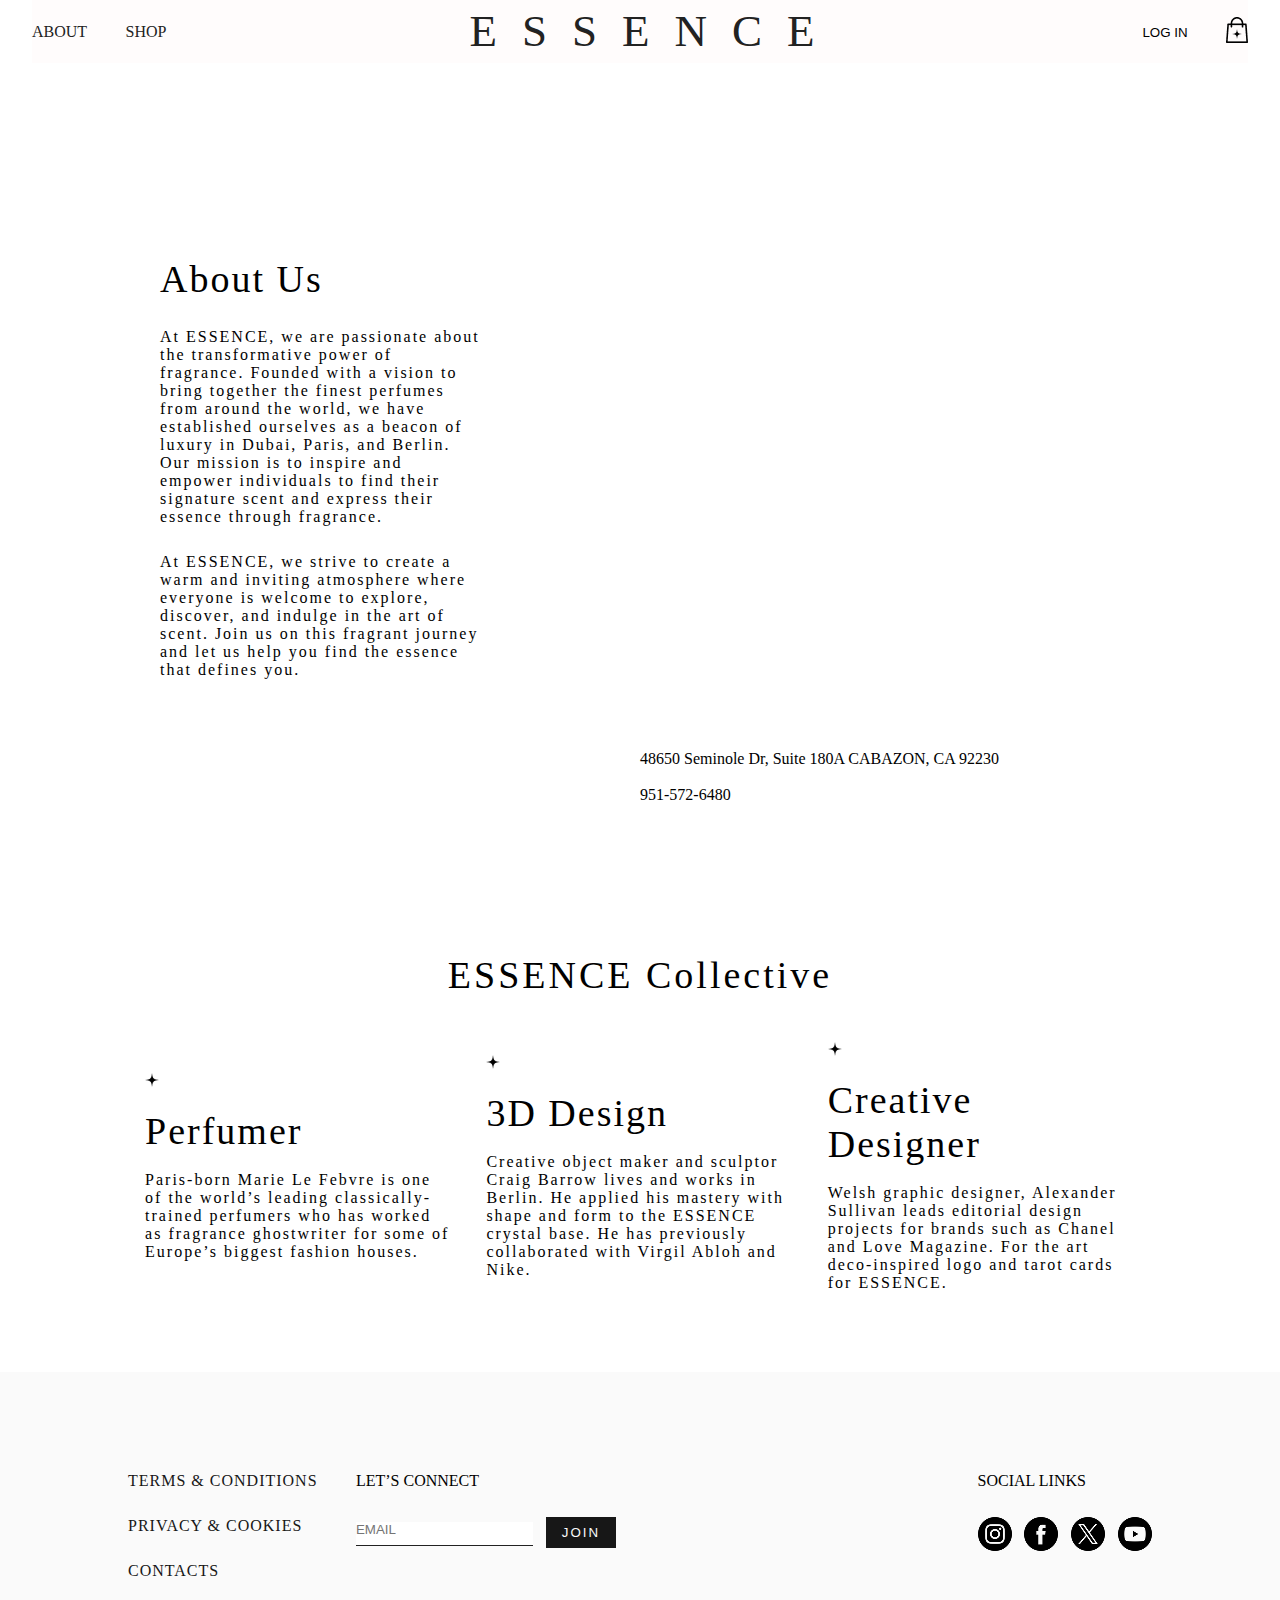
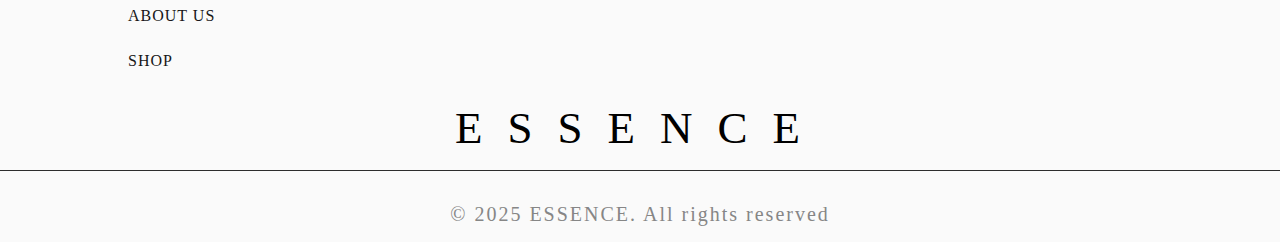
<file: essence/AboutPage/index.html>
<!DOCTYPE html>
<html lang="en">
<head>
    <meta charset="UTF-8">
    <meta name="viewport" content="width=device-width, initial-scale=1.0">
    <title>ESSENCE</title>
    <link rel="stylesheet" href="style.css">
</head>
<body>
    <header>
        <nav>
            <ul>
                <li><a href=""><p>ABOUT</p></a></li>
                <li><a href="../CatalogPage/index.html"><p>SHOP</p></a></li>
            </ul>
            <ul>
                <li><a href="../MainPage/index.html"><p>ESSENCE</p></a></li>
            </ul>
            <ul>
                <li><button>LOG IN</button></li>
                <li><button><img src="../MainPage/imgs/bag 3.png" alt=""></button></li>
            </ul>
        </nav>
    </header>
    <section class="aboutAll">
        <div class="withtextAbout">
            <ul>
                <li><p>About Us</p></li>
                <li><p>At ESSENCE, we are passionate about the transformative power of fragrance. Founded with a vision to bring together the finest perfumes from around the world, we have established ourselves as a beacon of luxury in Dubai, Paris, and Berlin. Our mission is to inspire and empower individuals to find their signature scent and express their essence through fragrance. </p></li>
                <li><p>At ESSENCE, we strive to create a warm and inviting atmosphere where everyone is welcome to explore, discover, and indulge in the art of scent. Join us on this fragrant journey and let us help you find the essence that defines you.</p></li>
            </ul>
        </div>
        <div class="withMap">
            <iframe src="https://www.google.com/maps/embed?pb=!1m18!1m12!1m3!1d820.3633216736142!2d135.49773998341342!3d34.66850754331111!2m3!1f0!2f0!3f0!3m2!1i1024!2i768!4f13.1!3m3!1m2!1s0x6000e7121158ada9%3A0xc94a9543b3dfa764!2zMi1jaMWNbWUtNS0xNSBExY10b25ib3JpLCBDaHVvIFdhcmQsIE9zYWthLCA1NDItMDA3MSwg0K_Qv9C-0L3QuNGP!5e0!3m2!1sru!2sru!4v1746641952560!5m2!1sru!2sru" width="800" height="600" style="border:0;" allowfullscreen="" loading="lazy" referrerpolicy="no-referrer-when-downgrade"></iframe>
            <p>48650 Seminole Dr, Suite 180A CABAZON, CA 92230</p>
            <p>951-572-6480</p>
        </div>
    </section>
    <section class="collectiveAll">
        <p id="nazvCol">ESSENCE Collective</p>
        <div class="collective">
            <ul>
                <li><img src="../MainPage/imgs/star 3.png" alt=""></li>
                <li><p>Perfumer</p></li>
                <li><p>Paris-born Marie Le Febvre is one of the world’s leading classically-trained perfumers who has worked as fragrance ghostwriter for some of Europe’s biggest fashion houses.</p></li>
            </ul>
            <ul>
                <li><img src="../MainPage/imgs/star 3.png" alt=""></li>
                <li><p>3D Design</p></li>
                <li><p>Creative object maker and sculptor Craig Barrow lives and works in Berlin. He applied his mastery with shape and form to the ESSENCE crystal base. He has previously collaborated with Virgil Abloh and Nike.</p></li>
            </ul>
            <ul>
                <li><img src="../MainPage/imgs/star 3.png" alt=""></li>
                <li><p>Creative Designer</p></li>
                <li><p>Welsh graphic designer, Alexander Sullivan leads editorial design projects for brands such as Chanel and Love Magazine. For the art deco-inspired logo and tarot cards for ESSENCE.</p></li>
            </ul>
        </div>
    </section>
    <section class="footerAll">
        <footer>
            <div class="forTwo">
                <ul>
                    <li><a href=""><p>TERMS & CONDITIONS</p></a></li>
                    <li><a href=""><p>PRIVACY & COOKIES</p></a></li>
                    <li><a href=""><p>CONTACTS</p></a></li>
                    <li><a href=""><p>ABOUT US</p></a></li>
                    <li><a href=""><p>SHOP</p></a></li>
                </ul>
                <ul>
                    <li><p>LET’S CONNECT</p></li>
                    <li><form action=""><input type="text" placeholder="EMAIL"></form><button>JOIN</button></li>
                </ul>
            </div>
            
            <ul>
                <li><p>SOCIAL LINKS</p></li>
                <li><a href=""><img src="../MainPage/imgs/instagram 1.png" alt=""></a><a href=""><img src="../MainPage/imgs/facebook 1.png" alt=""></a><a href=""><img src="../MainPage/imgs/twitter 1.png" alt=""></a><a href=""><img src="../MainPage/imgs/youtube 1.png" alt=""></a></li>
            </ul>
        </footer>
        <div class="logoFooter">
            <p>ESSENCE</p>
        </div>
        <div class="rightsFooter">
            <p>© 2025 ESSENCE. All rights reserved</p>
        </div>
    </section>
</body>
</html>
</file>
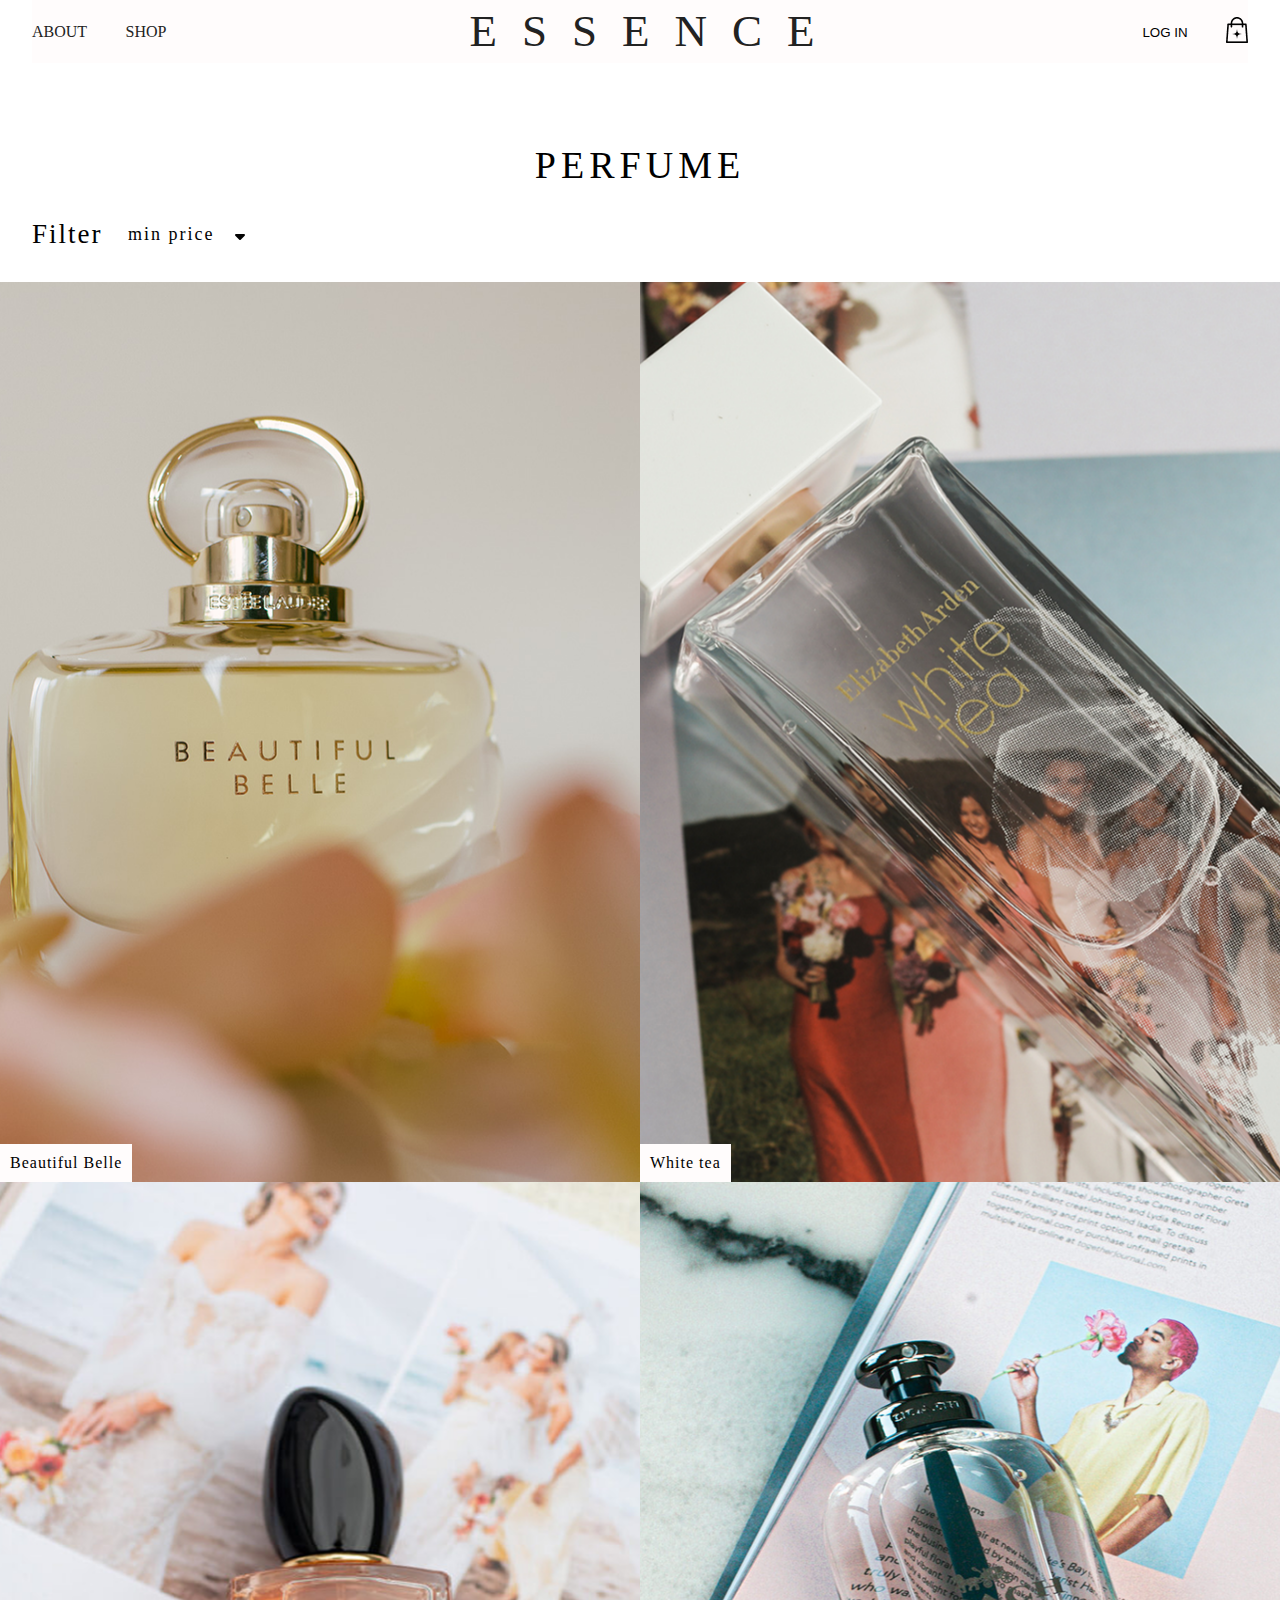
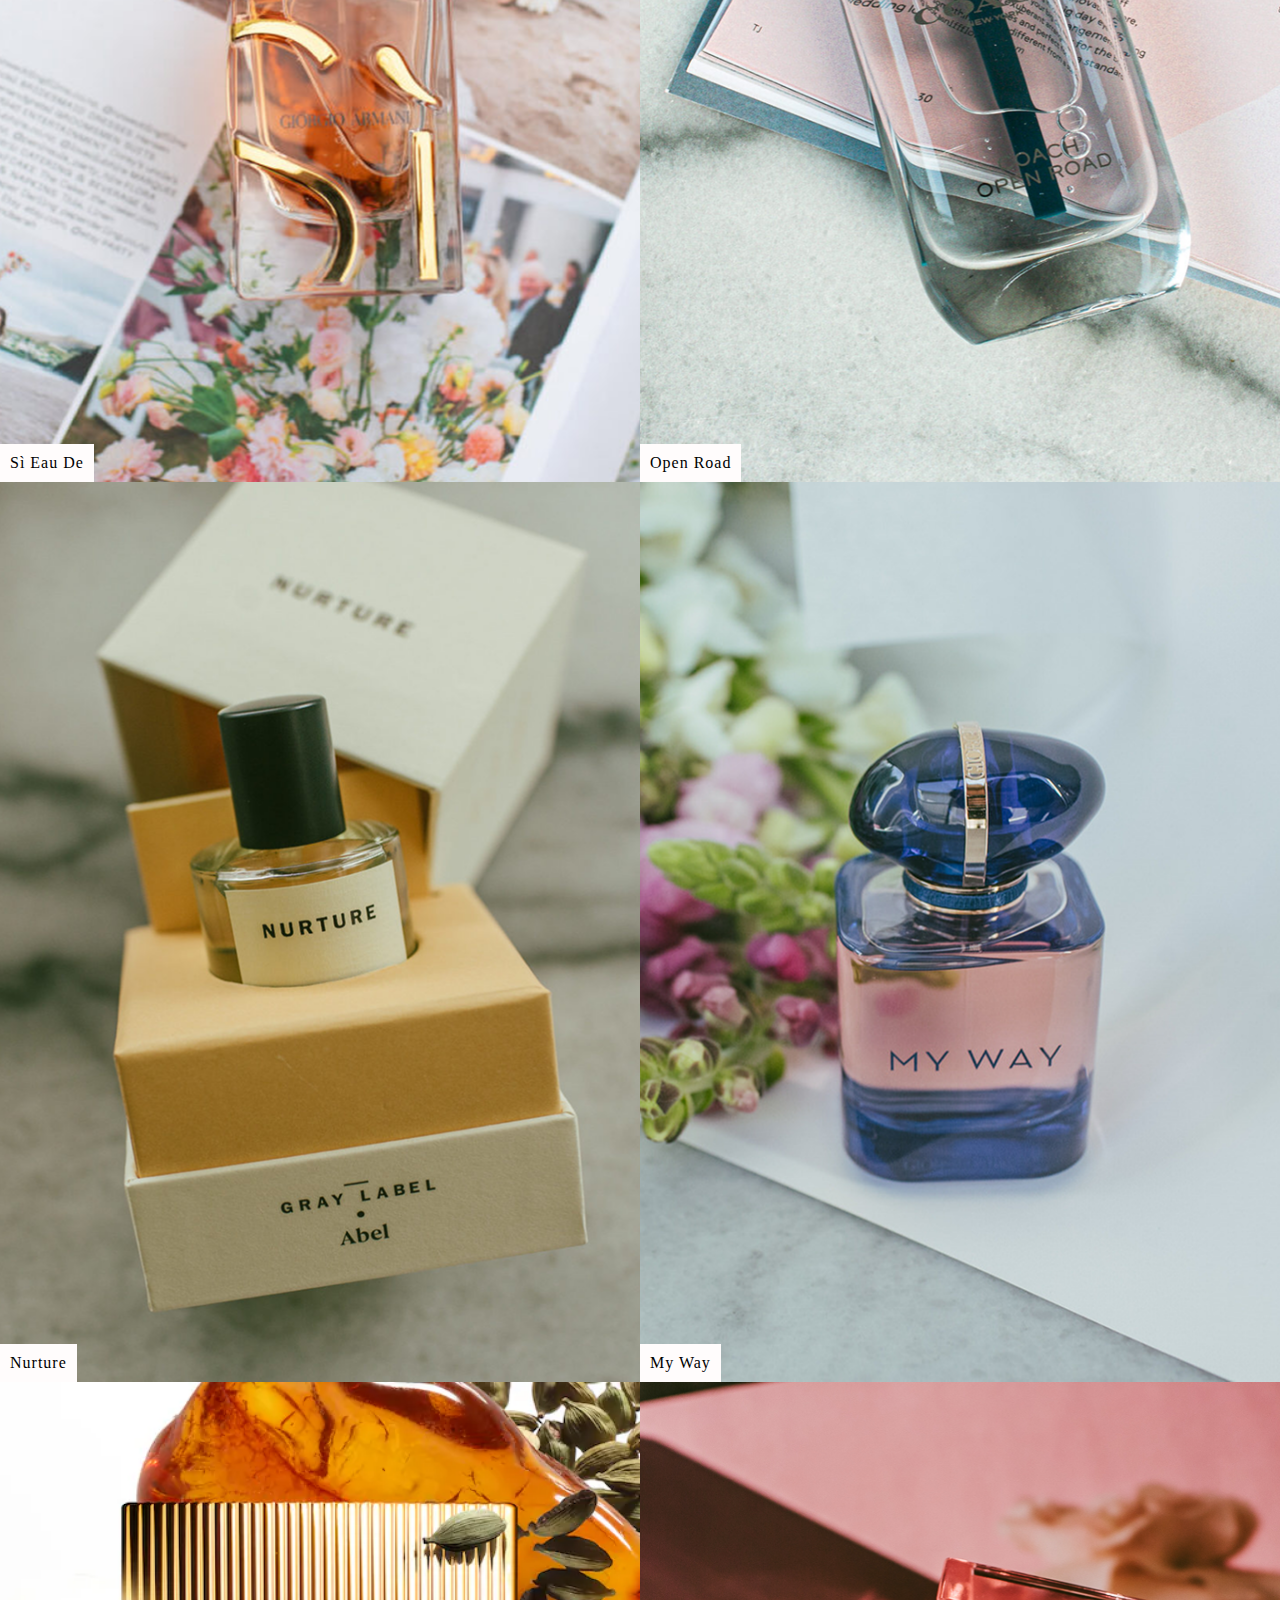
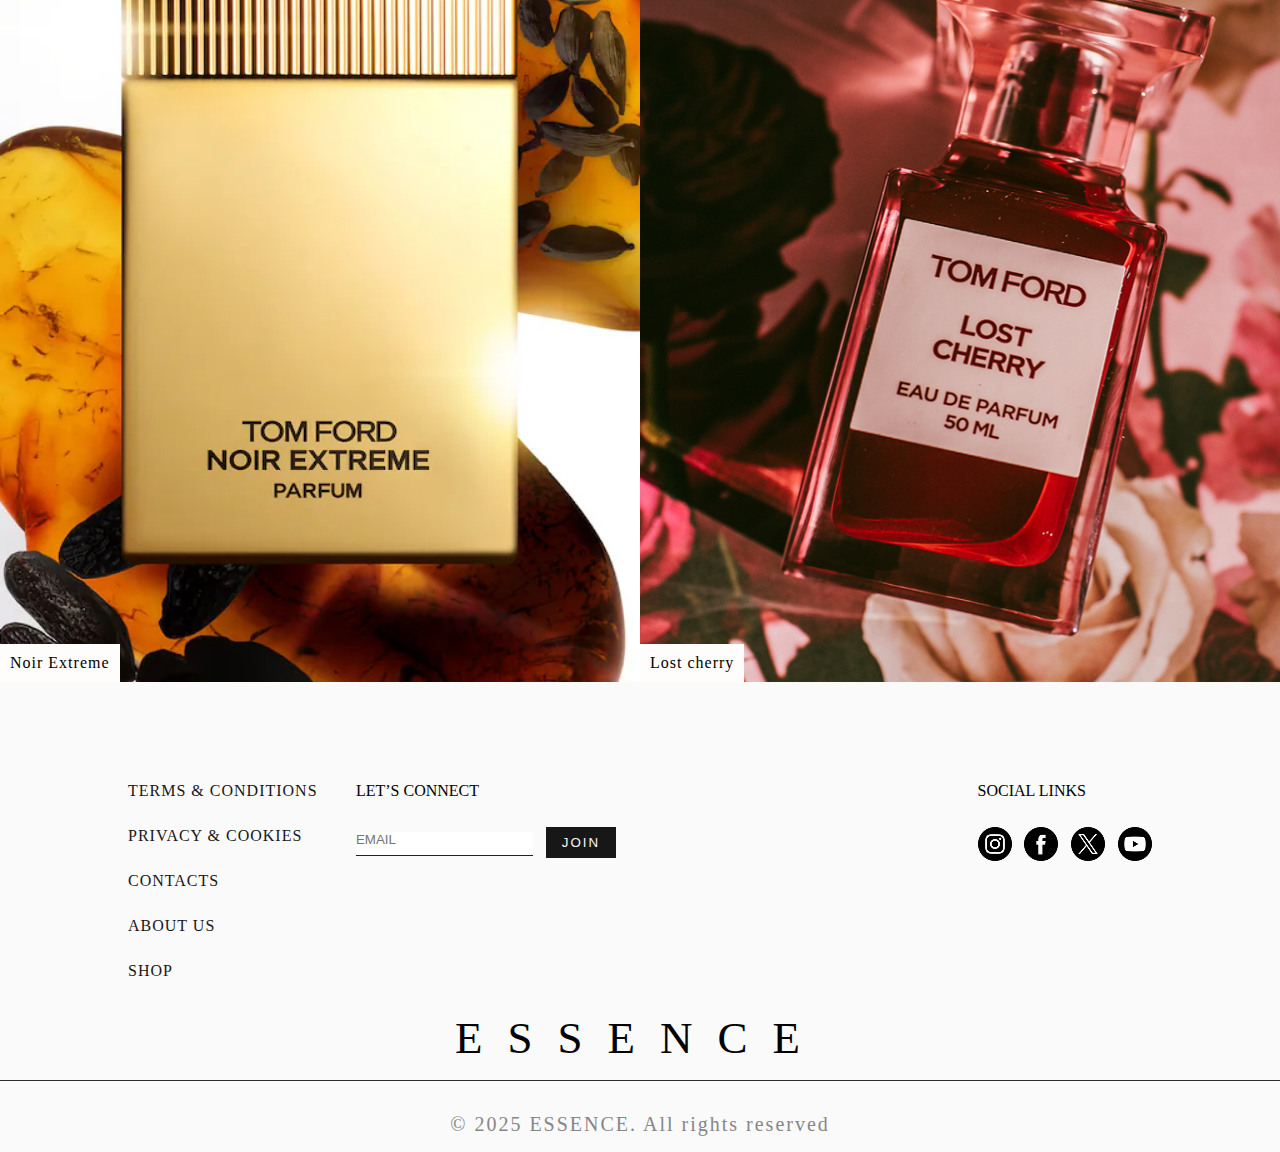
<file: essence/CatalogPage/index.html>
<!DOCTYPE html>
<html lang="en">
<head>
    <meta charset="UTF-8">
    <meta name="viewport" content="width=device-width, initial-scale=1.0">
    <title>Document</title>
    <link rel="stylesheet" href="style.css">
</head>
<body>
    <header>
        <nav>
            <ul>
                <li><a href="../AboutPage/index.html"><p>ABOUT</p></a></li>
                <li><a href="../CatalogPage/index.html"><p>SHOP</p></a></li>
            </ul>
            <ul>
                <li><a href="../MainPage/index.html"><p>ESSENCE</p></a></li>
            </ul>
            <ul>
                <li><button>LOG IN</button></li>
                <li><button><img src="../MainPage/imgs/bag 3.png" alt=""></button></li>
            </ul>
        </nav>
    </header>
    <section class="catalogAll">
        <div class="nazv">
            <p>PERFUME</p>
        </div>
        <div class="filter">
            <ul>
                <li><p>Filter</p></li>
                <li><p>min price</p> <button><img src="../CatalogPage/imgs/sort-down-solid.svg" alt=""></button></li>
            </ul>
        </div>
        <div class="perfumesContainerAll">
            <div class="perfumeContainer">
                <div class="forbg">
                     <p>Beautiful Belle</p>
                     <p class="price">59$</p>
                 </div>
                 <div class="forbg">
                    <p>White tea</p>
                    <p class="price">69$</p>
                </div>
            </div>
            <div class="perfumeContainer">
                <div class="forbg">
                     <p> Sì Eau De</p>
                     <p class="price">72$</p>
                 </div>
                 <div class="forbg">
                    <p>Open Road</p>
                    <p class="price">78$</p>
                </div>
            </div>
            <div class="perfumeContainer">
                <div class="forbg">
                     <p>Nurture</p>
                     <p class="price">79$</p>
                 </div>
                 <div class="forbg">
                    <p>My Way</p>
                    <p class="price">89$</p>
                </div>
            </div>
            <div class="perfumeContainer">
                <div class="forbg">
                     <p>Noir Extreme</p>
                     <p class="price">99$</p>
                 </div>
                 <div class="forbg">
                    <p>Lost cherry</p>
                    <p class="price">199$</p>
                </div>
            </div>
        </div>
    </section>
    <section class="footerAll">
        <footer>
            <div class="forTwo">
                <ul>
                    <li><a href=""><p>TERMS & CONDITIONS</p></a></li>
                    <li><a href=""><p>PRIVACY & COOKIES</p></a></li>
                    <li><a href=""><p>CONTACTS</p></a></li>
                    <li><a href=""><p>ABOUT US</p></a></li>
                    <li><a href=""><p>SHOP</p></a></li>
                </ul>
                <ul>
                    <li><p>LET’S CONNECT</p></li>
                    <li><form action=""><input type="text" placeholder="EMAIL"></form><button>JOIN</button></li>
                </ul>
            </div>
            
            <ul>
                <li><p>SOCIAL LINKS</p></li>
                <li><a href=""><img src="../MainPage/imgs/instagram 1.png" alt=""></a><a href=""><img src="../MainPage/imgs/facebook 1.png" alt=""></a><a href=""><img src="../MainPage/imgs/twitter 1.png" alt=""></a><a href=""><img src="../MainPage/imgs/youtube 1.png" alt=""></a></li>
            </ul>
        </footer>
        <div class="logoFooter">
            <p>ESSENCE</p>
        </div>
        <div class="rightsFooter">
            <p>© 2025 ESSENCE. All rights reserved</p>
        </div>
    </section>
</body>
</html>
</file>
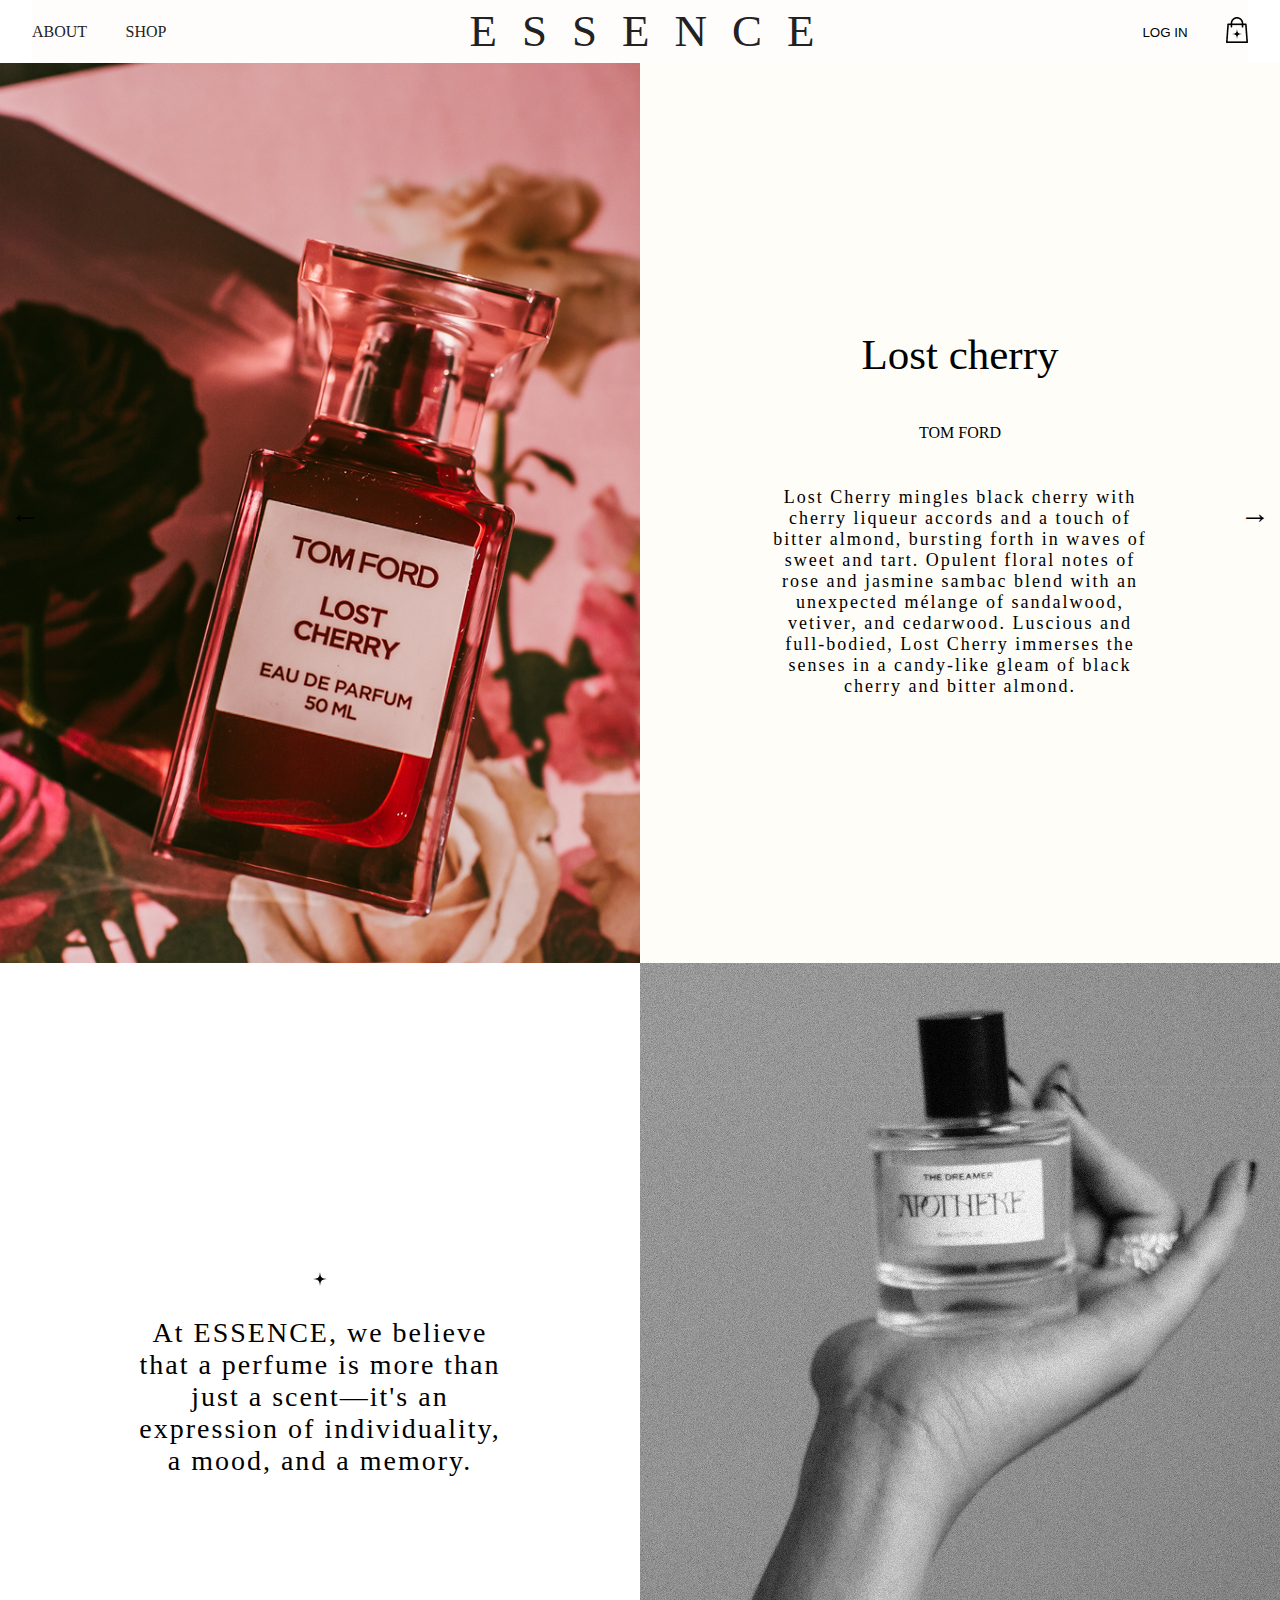
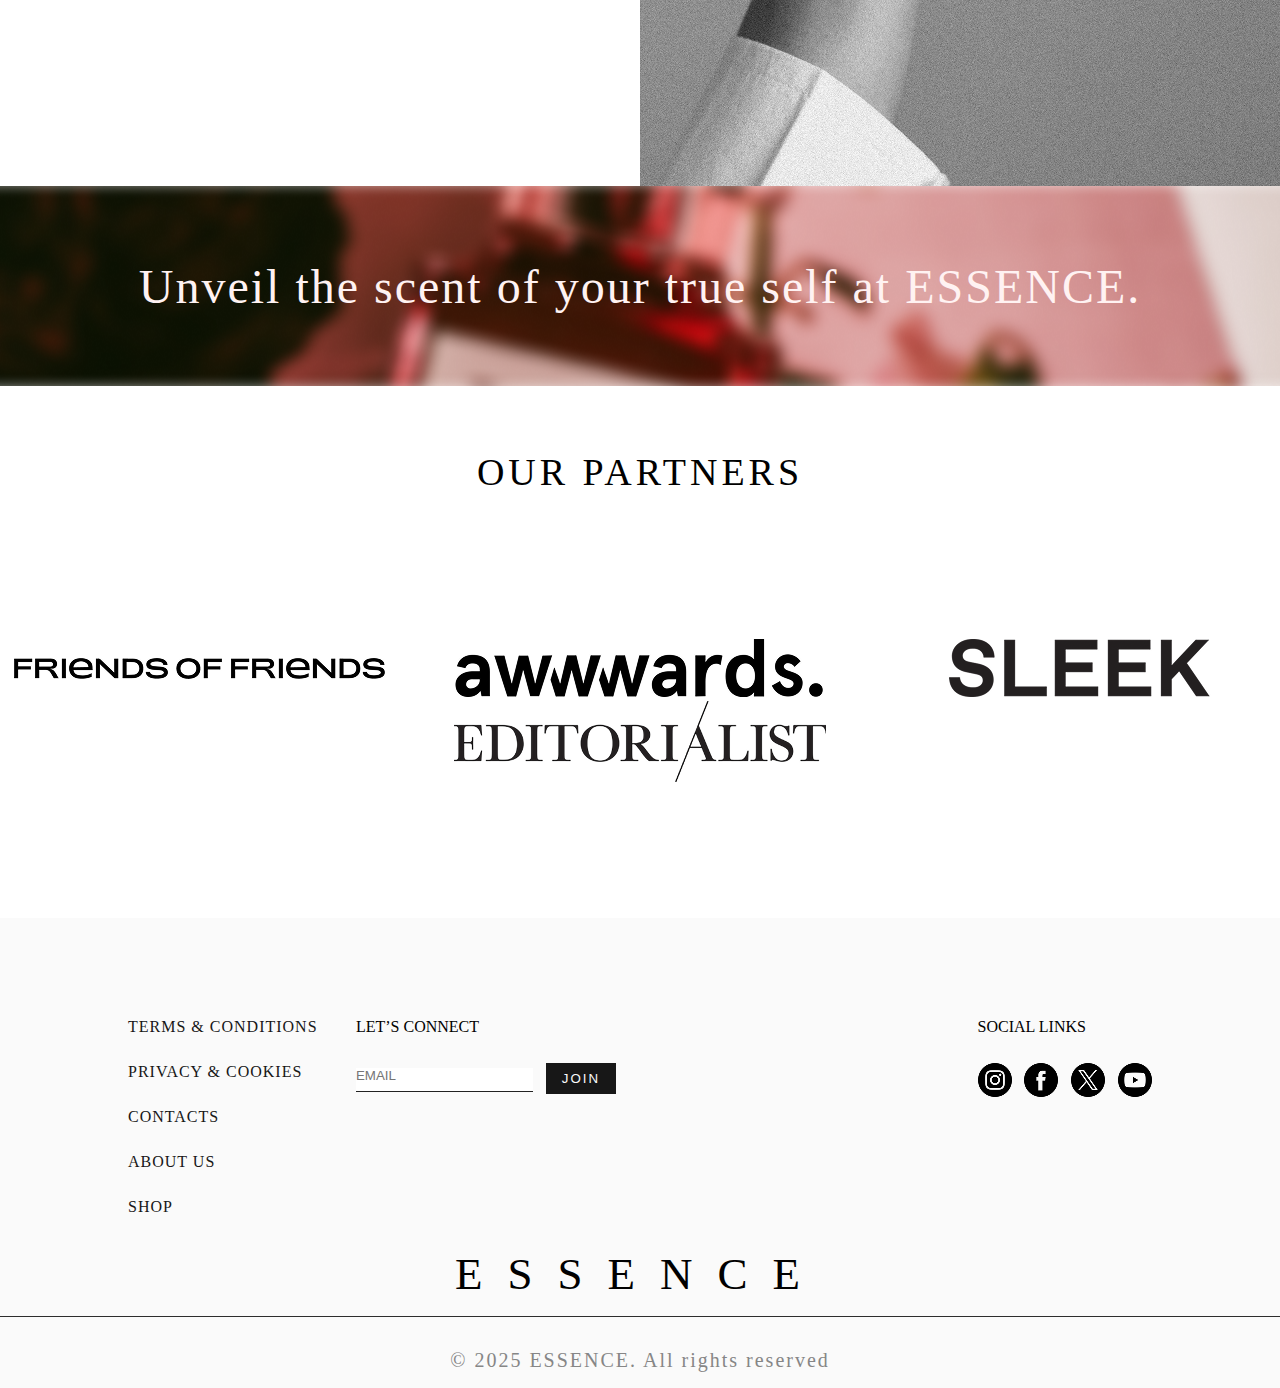
<file: essence/MainPage/index.html>
<!DOCTYPE html>
<html lang="en">
<head>
    <meta charset="UTF-8">
    <meta name="viewport" content="width=device-width, initial-scale=1.0">
    <title>ESSENCE</title>
    <link rel="stylesheet" href="style.css">
</head>
<body>
    <header>
        <nav>
            <ul>
                <li><a href="../AboutPage/index.html"><p>ABOUT</p></a></li>
                <li><a href="../CatalogPage/index.html"><p>SHOP</p></a></li>
            </ul>
            <ul>
                <li><a href=""><p>ESSENCE</p></a></li>
            </ul>
            <ul>
                <li><button>LOG IN</button></li>
                <li><button><img src="../MainPage/imgs/bag 3.png" alt=""></button></li>
            </ul>
        </nav>
        <div class="sliderContainer">
    <div class="slider">
        <div class="slide">
            <div class="withImg">
                <img src="../MainPage/imgs/d7ee8f89-1i2a2020 2.png" alt="">
            </div>
            <div class="opisanieTovara">
                <ul>
                    <li><p>Lost cherry</p></li>
                    <li><p>TOM FORD</p></li>
                    <li><p>Lost Cherry mingles black cherry with cherry liqueur accords and a touch of bitter almond, bursting forth in waves of sweet and tart. Opulent floral notes of rose and jasmine sambac blend with an unexpected mélange of sandalwood, vetiver, and cedarwood. Luscious and full-bodied, Lost Cherry immerses the senses in a candy-like gleam of black cherry and bitter almond.</p></li>
                </ul>
            </div>
        </div>
        <div class="slide">
            <div class="withImg">
                <img src="../MainPage/imgs/b520d414-1i2a1742 3 (2).png" alt="">
            </div>
            <div class="opisanieTovara">
                <ul>
                    <li><p>Beautiful Belle</p></li>
                    <li><p>LOVE HAS NO RULES</p></li>
                    <li><p>Fall head over heels in love with this bold combination of lychee, mimosa, rose petals, orange blossom, gardenia and marzipan musk.
Deep in the heart, magic is born. Unbridled passion. The blossoming of romantic feelings. A bouquet of gardenia, tuberose and orange blossom. Radiant. Luxurious. Feminine.
.</p></li>
                </ul>
            </div>
        </div>
        <div class="slide">
            <div class="withImg">
                <img src="../MainPage/imgs/tf_sku_TC7A01_2000x2000_1.png" alt="">
            </div>
            <div class="opisanieTovara">
                <ul>
                    <li><p>Noir Extreme</p></li>
                    <li><p>TOM FORD</p></li>
                    <li><p>Noir Extreme Parfum breathes a heightened concentration of spicy cardamom, spiked with the warmth of shimoga ginger and the rich sensuality of tonka bean and guaiacwood.
A bold intensification of the original scent, Noir Extreme Parfum merges warm amber, spices and woods, evoking the dramatic duality of a refined man.</p></li>
                </ul>
            </div>
        </div>
    </div>
    <button class="prevBtn">←</button>
    <button class="nextBtn">→</button>
</div>
    </header>

    <section class="weBelieveAll">
        <div class="withText">
            <ul>
                <li><img src="../MainPage/imgs/star 3.png" alt=""></li>
                <li><p>At ESSENCE, we believe that a perfume is more than just a scent—it's an expression of individuality, a mood, and a memory.</p></li>
            </ul>
        </div>
        <div class="withHand">
            <img src="../MainPage/imgs/the-dreamer-h-scaled 1.png" alt="">
        </div>
    </section>
    <section class="blurImg">
        <p>Unveil the scent of your true self at ESSENCE.</p>
    </section>
    <section class="partnersAll">
        <ul>
            <p>OUR PARTNERS</p>
        </ul>
        <ul>
            <li><img src="../MainPage/imgs/FF 1.png" alt=""></li>
            <li><img src="../MainPage/imgs/Awwards 1.png" alt=""></li>
            <li><img src="../MainPage/imgs/sleek_new 1.png" alt=""></li>
            <li><img src="../MainPage/imgs/cropped-Ed-Stoked-Dec 1.png" alt=""></li>
        </ul>
    </section>
    <section class="footerAll">
        <footer>
            <div class="forTwo">
                <ul>
                    <li><a href=""><p>TERMS & CONDITIONS</p></a></li>
                    <li><a href=""><p>PRIVACY & COOKIES</p></a></li>
                    <li><a href=""><p>CONTACTS</p></a></li>
                    <li><a href=""><p>ABOUT US</p></a></li>
                    <li><a href=""><p>SHOP</p></a></li>
                </ul>
                <ul>
                    <li><p>LET’S CONNECT</p></li>
                    <li><form action=""><input type="text" placeholder="EMAIL"></form><button>JOIN</button></li>
                </ul>
            </div>
            
            <ul>
                <li><p>SOCIAL LINKS</p></li>
                <li><a href=""><img src="../MainPage/imgs/instagram 1.png" alt=""></a><a href=""><img src="../MainPage/imgs/facebook 1.png" alt=""></a><a href=""><img src="../MainPage/imgs/twitter 1.png" alt=""></a><a href=""><img src="../MainPage/imgs/youtube 1.png" alt=""></a></li>
            </ul>
        </footer>
        <div class="logoFooter">
            <p>ESSENCE</p>
        </div>
        <div class="rightsFooter">
            <p>© 2025 ESSENCE. All rights reserved</p>
        </div>
    </section>
    <script src="app.js"></script>
</body>
</html>
</file>
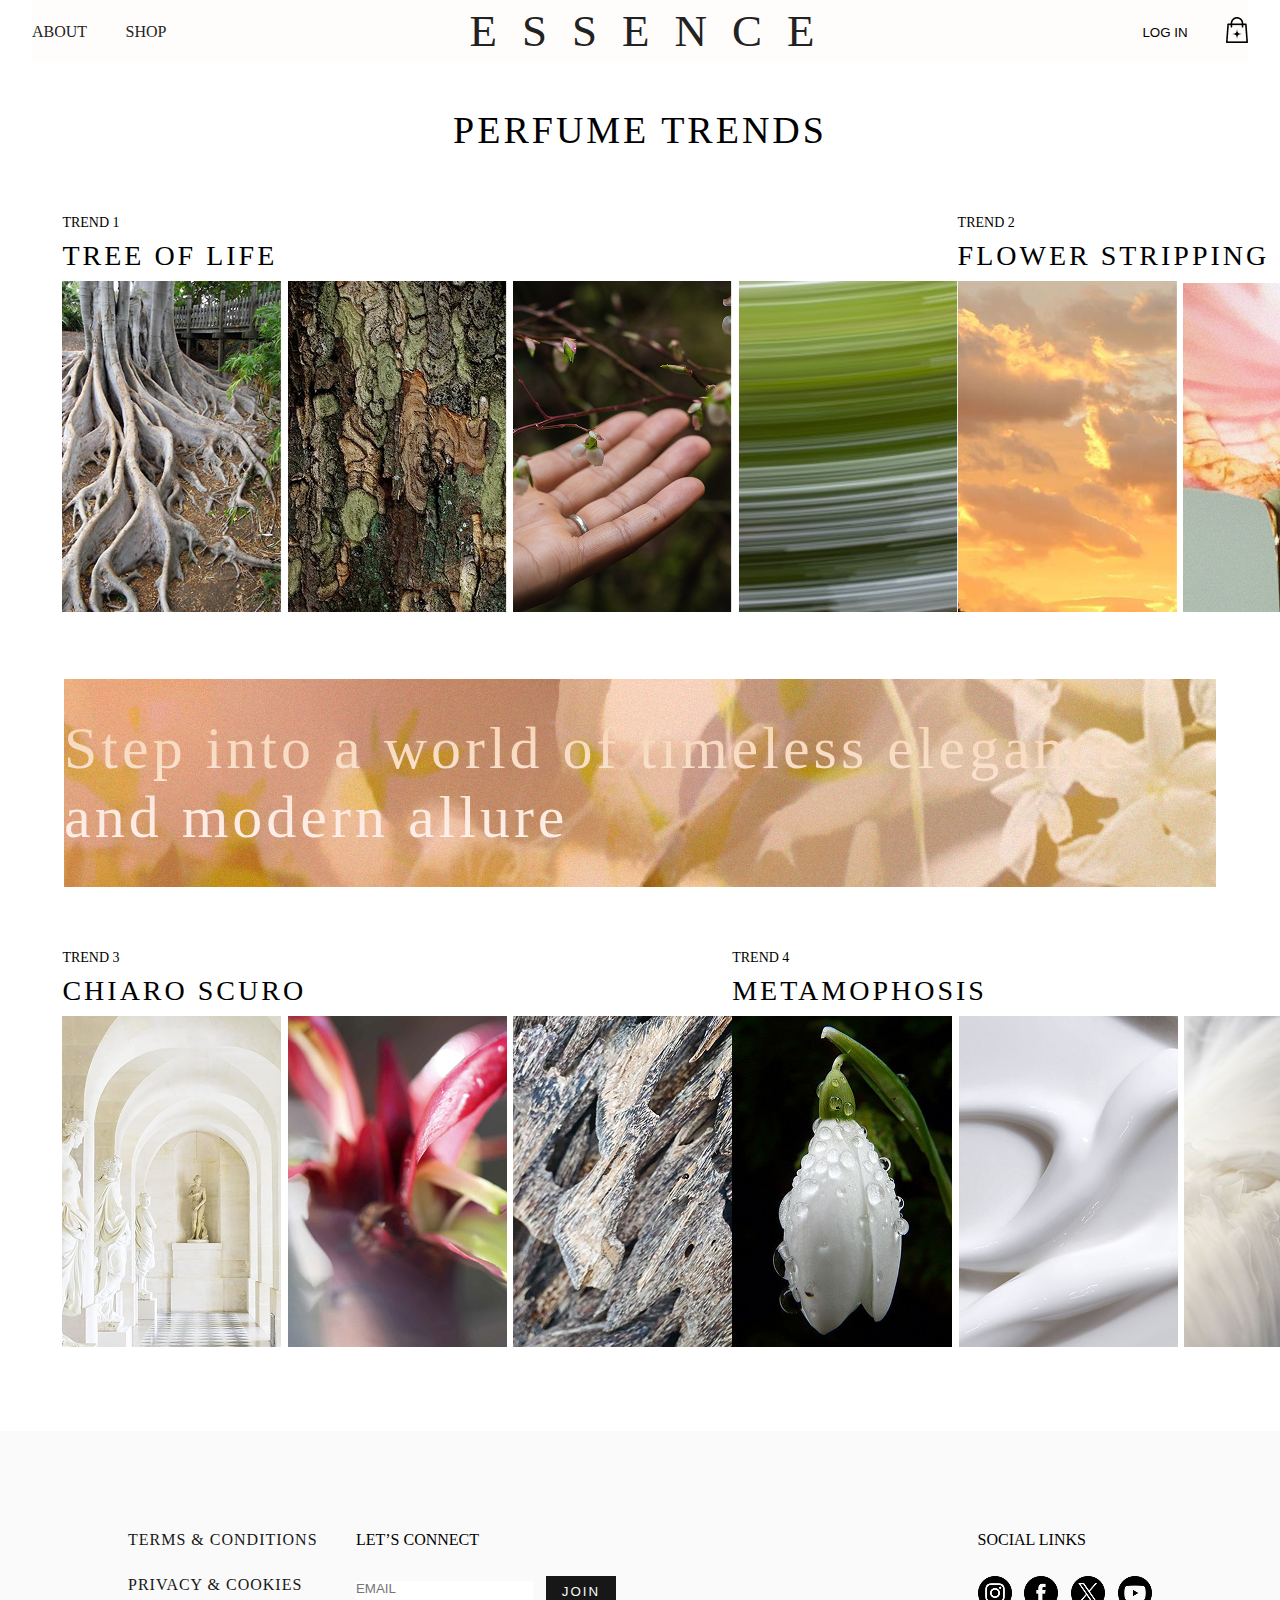
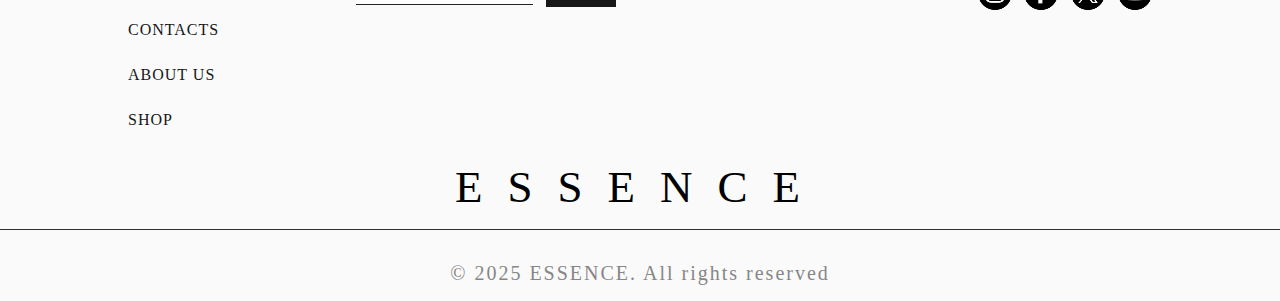
<file: essence/SnifPage/index.html>
<!DOCTYPE html>
<html lang="en">
<head>
    <meta charset="UTF-8">
    <meta name="viewport" content="width=device-width, initial-scale=1.0">
    <title>Document</title>
    <link rel="stylesheet" href="style.css">
</head>
<body>
    <header>
        <nav>
            <ul>
                <li><a href=""><p>ABOUT</p></a></li>
                <li><a href="../CatalogPage/index.html"><p>SHOP</p></a></li>
            </ul>
            <ul>
                <li><a href="../MainPage/index.html"><p>ESSENCE</p></a></li>
            </ul>
            <ul>
                <li><button>LOG IN</button></li>
                <li><button><img src="../MainPage/imgs/bag 3.png" alt=""></button></li>
            </ul>
        </nav>
    </header>
    <section class="allSmells">
        <div class="nazv">
            <p>PERFUME TRENDS</p>
        </div>
        <div class="smellsContainerAll">
            <div class="smellsContainer">
                <div class="smell">
                    <p id="trend">TREND 1</p>
                    <p id="smellnazv">TREE OF LIFE</p>
                    <ul>
                        <li><img src="../SnifPage/imgs/56407386360b6f4ee89b796d07a7b4b5-500x667 1.png" alt=""></li>
                        <li><img src="../SnifPage/imgs/de351149532ec434272415d558a01034-1-386x640 1.png" alt=""></li>
                        <li><img src="../SnifPage/imgs/image64-3715x2477 1.png" alt=""></li>
                        <li><img src="../SnifPage/imgs/image75-280x280-crop-1 1.png" alt=""></li>
                    </ul>
                </div>
                <div class="smell">
                    <p id="trend">TREND 2</p>
                    <p id="smellnazv">FLOWER STRIPPING</p>
                    <ul>
                        <li><img src="../SnifPage/imgs/sunbathed-563x530 1.png" alt=""></li>
                        <li><img src="../SnifPage/imgs/nectar-flower-2-1000x602 1.png" alt=""></li>
                        <li><img src="../SnifPage/imgs/image118-564x846 1.png" alt=""></li>
                    </ul>
                </div>
            </div>
        </div>
        <div class="plashka">
            <p>Step into a world of timeless elegance and modern allure</p>
        </div>
        <div class="smellsContainerAll">
            <div class="smellsContainer">
                <div class="smell">
                    <p id="trend">TREND 3</p>
                    <p id="smellnazv">CHIARO SCURO</p>
                    <ul>
                        <li><img src="../SnifPage/imgs/clean-749x891 1.png" alt=""></li>
                        <li><img src="../SnifPage/imgs/image157-1002x1125 1.png" alt=""></li>
                        <li><img src="../SnifPage/imgs/beast-672x849 1.png" alt=""></li>
                    </ul>
                </div>
                <div class="smell">
                    <p id="trend">TREND 4</p>
                    <p id="smellnazv">METAMOPHOSIS</p>
                    <ul>
                        <li><img src="../SnifPage/imgs/19a34c03996188f063f7fd17267d2ba3-427x640 1.png" alt=""></li>
                        <li><img src="../SnifPage/imgs/image178-500x700 1.png" alt=""></li>
                        <li><img src="../SnifPage/imgs/image212-400x600 1.png" alt=""></li>
                    </ul>
                </div>
            </div>
        </div>
    </section>
    <section class="footerAll">
        <footer>
            <div class="forTwo">
                <ul>
                    <li><a href=""><p>TERMS & CONDITIONS</p></a></li>
                    <li><a href=""><p>PRIVACY & COOKIES</p></a></li>
                    <li><a href=""><p>CONTACTS</p></a></li>
                    <li><a href=""><p>ABOUT US</p></a></li>
                    <li><a href=""><p>SHOP</p></a></li>
                </ul>
                <ul>
                    <li><p>LET’S CONNECT</p></li>
                    <li><form action=""><input type="text" placeholder="EMAIL"></form><button>JOIN</button></li>
                </ul>
            </div>
            
            <ul>
                <li><p>SOCIAL LINKS</p></li>
                <li><a href=""><img src="../MainPage/imgs/instagram 1.png" alt=""></a><a href=""><img src="../MainPage/imgs/facebook 1.png" alt=""></a><a href=""><img src="../MainPage/imgs/twitter 1.png" alt=""></a><a href=""><img src="../MainPage/imgs/youtube 1.png" alt=""></a></li>
            </ul>
        </footer>
        <div class="logoFooter">
            <p>ESSENCE</p>
        </div>
        <div class="rightsFooter">
            <p>© 2025 ESSENCE. All rights reserved</p>
        </div>
    </section>
</body>
</html>
</file>
<file: essence/AboutPage/style.css>
* {
  margin: 0;
  padding: 0;
}

header {
  display: flex;
  flex-direction: column;
  align-items: center;
  width: 100vw;
  max-width: 100%;
  justify-content: space-around;
  height: auto;
}
header nav {
  display: flex;
  align-items: center;
  width: 95vw;
  height: auto;
  justify-content: space-between;
  background-color: #FFFCFC;
}
header nav ul:nth-child(2) p {
  font-size: 45px;
  letter-spacing: 25px;
}
header nav ul:nth-child(3) li:nth-child(2) {
  line-height: 2vh;
}
header nav ul:nth-child(3) button {
  background: transparent;
  border: none;
}
header nav ul {
  display: flex;
  align-items: center;
  width: auto;
  -moz-column-gap: 3vw;
       column-gap: 3vw;
  justify-content: space-around;
}
header nav ul li {
  list-style: none;
  line-height: 7vh;
}
header nav ul li a {
  text-decoration: none;
  color: #222222;
}

.aboutAll {
  display: flex;
  align-items: center;
  justify-content: space-around;
  width: 100vw;
  max-width: 100%;
  height: 90vh;
}
.aboutAll .withMap {
  width: 50vw;
}
.aboutAll .withMap {
  display: flex;
  flex-direction: column;
  height: auto;
  row-gap: 2vh;
}
.aboutAll .withtextAbout {
  display: flex;
  align-items: center;
  justify-content: space-around;
  width: 50vw;
}
.aboutAll .withtextAbout ul {
  display: flex;
  flex-direction: column;
  align-items: center;
  justify-content: space-around;
  height: auto;
  row-gap: 3vh;
  width: 50%;
}
.aboutAll .withtextAbout ul li:nth-child(1) {
  align-self: flex-start;
  font-size: 38px;
  letter-spacing: 2px;
}
.aboutAll .withtextAbout ul li:nth-child(2) {
  align-self: flex-start;
  font-size: 16px;
  letter-spacing: 2px;
}
.aboutAll .withtextAbout ul li:nth-child(3) {
  align-self: flex-start;
  font-size: 16px;
  letter-spacing: 2px;
}
.aboutAll .withtextAbout ul li {
  list-style: none;
}

.collectiveAll {
  display: flex;
  flex-direction: column;
  align-items: center;
  justify-content: space-around;
  width: 100vw;
  max-width: 100%;
  height: auto;
  row-gap: 5vh;
  padding-top: 5rem;
  padding-bottom: 5rem;
}
.collectiveAll #nazvCol {
  font-size: 38px;
  letter-spacing: 3px;
}
.collectiveAll .collective {
  display: flex;
  justify-content: space-around;
  align-items: center;
  width: 80vw;
}
.collectiveAll .collective ul {
  display: flex;
  flex-direction: column;
  justify-content: space-around;
  height: auto;
  row-gap: 2vh;
  width: 30%;
}
.collectiveAll .collective ul li:nth-child(2) {
  font-size: 38px;
  letter-spacing: 2px;
}
.collectiveAll .collective ul li:nth-child(3) {
  font-size: 16px;
  letter-spacing: 2px;
}
.collectiveAll .collective ul li {
  list-style: none;
}

.footerAll {
  background-color: #FAFAFA;
  padding-top: 100px;
  display: flex;
  flex-direction: column;
  align-items: center;
  height: auto;
  row-gap: 2rem;
}
.footerAll .rightsFooter {
  padding-bottom: 1rem;
  display: flex;
  align-items: center;
  justify-content: space-around;
}
.footerAll .rightsFooter p {
  color: #868686;
  font-size: 20px;
  letter-spacing: 2px;
}
.footerAll .logoFooter {
  border-bottom: 1px solid #2d2d2d;
  width: 100%;
  display: flex;
  padding-bottom: 1rem;
  align-items: center;
  justify-content: space-around;
}
.footerAll .logoFooter p {
  font-size: 45px;
  letter-spacing: 25px;
}
.footerAll footer {
  display: flex;
  align-items: flex-start;
  justify-content: space-between;
  width: 80vw;
}
.footerAll footer .forTwo {
  display: flex;
  width: auto;
  -moz-column-gap: 3vw;
       column-gap: 3vw;
  align-items: flex-start;
  justify-content: space-around;
}
.footerAll footer ul {
  display: flex;
  flex-direction: column;
  height: auto;
  row-gap: 3vh;
}
.footerAll footer ul button {
  width: auto;
  font-size: 20;
  letter-spacing: 2px;
  border: none;
  color: #FAFAFA;
  padding-right: 1rem;
  padding-left: 1rem;
  padding-top: 0.5rem;
  padding-bottom: 0.5rem;
  background-color: #171717;
}
.footerAll footer ul form input {
  border: none;
  color: #222222;
  padding-bottom: 0.5rem;
  border-bottom: 1px solid #222222;
}
.footerAll footer ul li {
  list-style: none;
  display: flex;
  align-items: center;
  justify-content: space-between;
  width: auto;
  -moz-column-gap: 1vw;
       column-gap: 1vw;
}
.footerAll footer ul li a {
  text-decoration: none;
  color: #171717;
}
.footerAll footer ul li a p {
  letter-spacing: 1px;
}

@media screen and (max-width: 768px) {
  .footerAll footer {
    height: auto;
    row-gap: 2vh;
    flex-direction: column;
  }
  .aboutAll .withMap {
    width: 100vw;
    align-items: center;
  }
  .aboutAll .withMap iframe {
    width: 700px;
  }
  .collectiveAll .collective {
    flex-direction: column;
  }
  .collectiveAll .collective ul {
    width: 70%;
  }
  .collectiveAll .collective {
    align-items: flex-start;
    width: 90vw;
    height: auto;
    row-gap: 2vh;
  }
  .aboutAll {
    flex-direction: column;
    height: auto;
    row-gap: 5vh;
    padding-top: 5rem;
  }
  .aboutAll .withtextAbout {
    width: 100vw;
  }
  .aboutAll .withtextAbout ul {
    width: 90%;
  }
}
@media screen and (max-width: 320px) {
  header nav ul:nth-child(2) p {
    font-size: 30px;
    letter-spacing: 9px;
  }
  .collectiveAll #nazvCol {
    text-align: center;
    font-size: 29px;
  }
  .collectiveAll .collective ul {
    width: 90%;
  }
  .aboutAll .withMap p {
    text-align: center;
  }
  .aboutAll .withMap iframe {
    width: 320px;
  }
  header nav ul:nth-child(1) li:nth-child(1) {
    display: none;
  }
  .footerAll .logoFooter p {
    font-size: 30px;
    letter-spacing: 9px;
  }
  .footerAll footer .forTwo {
    flex-direction: column;
  }
  .footerAll footer {
    width: 90vw;
  }
  .footerAll .rightsFooter p {
    text-align: center;
  }
  header nav ul:nth-child(1) li:nth-child(2) {
    background-image: url("../CatalogPage/imgs/bars-solid.svg");
    background-size: 50%;
    background-position: center;
    background-repeat: no-repeat;
  }
  header nav ul:nth-child(1) li:nth-child(2) p {
    opacity: 0;
  }
  header nav ul:nth-child(3) li:nth-child(1) {
    display: none;
  }
  header nav {
    justify-content: space-around;
  }
}/*# sourceMappingURL=style.css.map */
</file>
<file: essence/CatalogPage/style.css>
@charset "UTF-8";
* {
  margin: 0;
  padding: 0;
}

header {
  display: flex;
  flex-direction: column;
  align-items: center;
  width: 100vw;
  max-width: 100%;
  justify-content: space-around;
  height: auto;
}
header nav {
  display: flex;
  align-items: center;
  width: 95vw;
  height: auto;
  justify-content: space-between;
  background-color: #FFFCFC;
}
header nav ul:nth-child(2) p {
  font-size: 45px;
  letter-spacing: 25px;
}
header nav ul:nth-child(3) li:nth-child(2) {
  line-height: 2vh;
}
header nav ul:nth-child(3) button {
  background: transparent;
  border: none;
}
header nav ul {
  display: flex;
  align-items: center;
  width: auto;
  -moz-column-gap: 3vw;
       column-gap: 3vw;
  justify-content: space-around;
}
header nav ul li {
  list-style: none;
  line-height: 7vh;
}
header nav ul li a {
  text-decoration: none;
  color: #222222;
}

.catalogAll {
  display: flex;
  flex-direction: column;
  align-items: center;
  justify-content: space-around;
  row-gap: 2rem;
  width: 100vw;
  max-width: 100%;
  height: auto;
}
.catalogAll .nazv {
  padding-top: 5rem;
  font-size: 38px;
  letter-spacing: 5px;
}
.catalogAll .filter {
  display: flex;
  width: 95%;
  align-items: center;
}
.catalogAll .filter button {
  width: auto;
  padding: 0.5rem;
  padding-top: 0.3rem;
  padding-bottom: 0.3rem;
  background: transparent;
  border: none;
}
.catalogAll .filter button img {
  width: 10px;
}
.catalogAll .filter ul {
  display: flex;
  align-items: center;
  justify-content: flex-start;
  width: auto;
  -moz-column-gap: 2vw;
       column-gap: 2vw;
}
.catalogAll .filter ul li:nth-child(1) {
  font-size: 27px;
  letter-spacing: 2px;
}
.catalogAll .filter ul li:nth-child(2) {
  font-size: 18px;
  letter-spacing: 2px;
}
.catalogAll .filter ul li {
  list-style: none;
  display: flex;
  justify-content: space-between;
  width: auto;
  -moz-column-gap: 1vw;
       column-gap: 1vw;
  align-items: center;
}
.catalogAll .perfumesContainerAll {
  width: 100%;
  align-items: center;
  display: flex;
  flex-direction: column;
  justify-content: space-between;
}
.catalogAll .perfumesContainerAll .perfumeContainer:nth-child(2) .forbg:nth-child(1) {
  background-image: url("../CatalogPage/imgs/6b575fca-img_9976-759x1024 2.png");
}
.catalogAll .perfumesContainerAll .perfumeContainer:nth-child(2) .forbg:nth-child(1):hover {
  background-size: 980px 102vh;
}
.catalogAll .perfumesContainerAll .perfumeContainer:nth-child(2) .forbg:nth-child(2) {
  background-image: url("../CatalogPage/imgs/1fe37a4c-i2a3896 1.png");
}
.catalogAll .perfumesContainerAll .perfumeContainer:nth-child(3) .forbg:nth-child(1) {
  background-image: url("../CatalogPage/imgs/5689daf5-i2a5106-scaled 1.png");
}
.catalogAll .perfumesContainerAll .perfumeContainer:nth-child(3) .forbg:nth-child(2) {
  background-image: url("../CatalogPage/imgs/62ec5f82-i2a6361 2.png");
}
.catalogAll .perfumesContainerAll .perfumeContainer:nth-child(4) .forbg:nth-child(1) {
  background-image: url("../CatalogPage/imgs/tf_sku_TC7A01_2000x2000_1.png");
}
.catalogAll .perfumesContainerAll .perfumeContainer:nth-child(4) .forbg:nth-child(2) {
  background-image: url("../CatalogPage/imgs/d7ee8f89-1i2a2020 1.png");
}

.forbg {
  width: 50%;
  height: 100vh;
  max-width: 960px;
  overflow: hidden;
  display: flex;
  align-items: flex-end;
  background-image: url("../CatalogPage/imgs/b520d414-1i2a1742 3 (1).png");
}
.forbg p {
  padding: 10px;
  background-color: #FFFCFC;
}

.perfumeContainer {
  display: flex;
  justify-content: center;
  align-items: center;
  width: 100%;
  max-width: 100vw;
  overflow: hidden; /* Скрыть переполненные изображения */
}

.forbg {
  flex: 1;
  height: 100vh;
  background-size: cover;
  background-position: center;
  overflow: hidden;
  filter: blur(0);
  transition: 0.5s;
  background-size: 960px 100vh;
  background-repeat: no-repeat;
}
.forbg .price {
  background: transparent;
  opacity: 0;
  transition: 0.8s ease-in-out;
}
.forbg p {
  letter-spacing: 1px;
  transition: 0.5s;
}

.forbg:hover {
  box-shadow: 1px -7px 49px 11px rgba(0, 0, 0, 0.43) inset;
  background-size: 980px 102vh;
  cursor: pointer;
}
.forbg:hover p {
  letter-spacing: 3px;
  background-color: #171717;
  color: #FFFCFC;
}
.forbg:hover .price {
  display: flex;
  opacity: 1;
}

.forbg:nth-child(2) {
  background-image: url("../CatalogPage/imgs/a6fc68a1-18 1.png");
}

.forbg:nth-child(1) {
  background-image: url("../CatalogPage/imgs/b520d414-1i2a1742 3 (1).png");
}

.footerAll {
  background-color: #FAFAFA;
  padding-top: 100px;
  display: flex;
  flex-direction: column;
  align-items: center;
  height: auto;
  row-gap: 2rem;
}
.footerAll .rightsFooter {
  padding-bottom: 1rem;
  display: flex;
  align-items: center;
  justify-content: space-around;
}
.footerAll .rightsFooter p {
  color: #868686;
  font-size: 20px;
  letter-spacing: 2px;
}
.footerAll .logoFooter {
  border-bottom: 1px solid #2d2d2d;
  width: 100%;
  display: flex;
  padding-bottom: 1rem;
  align-items: center;
  justify-content: space-around;
}
.footerAll .logoFooter p {
  font-size: 45px;
  letter-spacing: 25px;
}
.footerAll footer {
  display: flex;
  align-items: flex-start;
  justify-content: space-between;
  width: 80vw;
}
.footerAll footer .forTwo {
  display: flex;
  width: auto;
  -moz-column-gap: 3vw;
       column-gap: 3vw;
  align-items: flex-start;
  justify-content: space-around;
}
.footerAll footer ul {
  display: flex;
  flex-direction: column;
  height: auto;
  row-gap: 3vh;
}
.footerAll footer ul button {
  width: auto;
  font-size: 20;
  letter-spacing: 2px;
  border: none;
  color: #FAFAFA;
  padding-right: 1rem;
  padding-left: 1rem;
  padding-top: 0.5rem;
  padding-bottom: 0.5rem;
  background-color: #171717;
}
.footerAll footer ul form input {
  border: none;
  color: #222222;
  padding-bottom: 0.5rem;
  border-bottom: 1px solid #222222;
}
.footerAll footer ul li {
  list-style: none;
  display: flex;
  align-items: center;
  justify-content: space-between;
  width: auto;
  -moz-column-gap: 1vw;
       column-gap: 1vw;
}
.footerAll footer ul li a {
  text-decoration: none;
  color: #171717;
}
.footerAll footer ul li a p {
  letter-spacing: 1px;
}

@media screen and (max-width: 768px) {
  .footerAll footer {
    height: auto;
    row-gap: 2vh;
    flex-direction: column;
  }
}
@media screen and (max-width: 320px) {
  header nav ul:nth-child(2) p {
    font-size: 30px;
    letter-spacing: 9px;
  }
  header nav ul:nth-child(1) li:nth-child(1) {
    display: none;
  }
  .footerAll .logoFooter p {
    font-size: 30px;
    letter-spacing: 9px;
  }
  .forbg {
    width: 100vw;
  }
  .footerAll footer .forTwo {
    flex-direction: column;
  }
  .footerAll footer {
    width: 90vw;
  }
  .footerAll .rightsFooter p {
    text-align: center;
  }
  header nav ul:nth-child(1) li:nth-child(2) {
    background-image: url("../CatalogPage/imgs/bars-solid.svg");
    background-size: 50%;
    background-position: center;
    background-repeat: no-repeat;
  }
  header nav ul:nth-child(1) li:nth-child(2) p {
    opacity: 0;
  }
  header nav ul:nth-child(3) li:nth-child(1) {
    display: none;
  }
  .catalogAll .filter ul {
    -moz-column-gap: 5vw;
         column-gap: 5vw;
  }
  .forbg {
    background-size: 180% 100%;
  }
  header nav {
    justify-content: space-around;
  }
  .perfumeContainer {
    flex-direction: column;
    height: 140vh;
  }
}/*# sourceMappingURL=style.css.map */
</file>
<file: essence/MainPage/style.css>
* {
  margin: 0;
  padding: 0;
}

header {
  display: flex;
  flex-direction: column;
  align-items: center;
  width: 100vw;
  max-width: 100%;
  justify-content: space-around;
  height: auto;
  overflow: hidden;
}
header .opisanieTovara {
  display: flex;
  align-items: center;
  justify-content: space-around;
  background-color: #FFFDF7;
  width: 50vw;
  height: 900px;
}
header .opisanieTovara ul {
  display: flex;
  flex-direction: column;
  align-items: center;
  justify-content: space-around;
  height: auto;
  row-gap: 5vh;
  width: 60%;
  text-align: center;
}
header .opisanieTovara ul li:nth-child(1) p {
  font-size: 43px;
}
header .opisanieTovara ul li:nth-child(2) p {
  font-size: 16px;
}
header .opisanieTovara ul li:nth-child(3) p {
  font-size: 18px;
  letter-spacing: 2px;
}
header .opisanieTovara ul li {
  list-style: none;
}
header .sliderContainer {
  display: flex;
  align-items: center;
  width: 100vw;
  max-width: 100%;
  height: auto;
  justify-content: space-around;
}
header .sliderContainer .withImg {
  width: 50vw;
  max-width: 960px;
  overflow: hidden;
  display: flex;
  align-items: center;
  justify-content: center;
}
header .sliderContainer .withImg img {
  -o-object-fit: cover;
     object-fit: cover;
  width: 960px;
  height: 900px;
}
header .sliderContainer .withImg .popular {
  position: absolute;
  top: 923px;
  align-self: flex-start;
  background-color: #FFFDF7;
  padding: 10px;
  padding-right: 200px;
  border-bottom: 1px solid #222222;
}
header .sliderContainer .withImg .popular p {
  font-size: 20px;
}
header nav {
  display: flex;
  align-items: center;
  width: 95vw;
  height: auto;
  justify-content: space-between;
  background-color: #FFFCFC;
}
header nav ul:nth-child(2) p {
  font-size: 45px;
  letter-spacing: 25px;
}
header nav ul:nth-child(3) li:nth-child(2) {
  line-height: 2vh;
}
header nav ul:nth-child(3) button {
  background: transparent;
  border: none;
}
header nav ul {
  display: flex;
  align-items: center;
  width: auto;
  -moz-column-gap: 3vw;
       column-gap: 3vw;
  justify-content: space-around;
}
header nav ul li {
  list-style: none;
  line-height: 7vh;
}
header nav ul li a {
  text-decoration: none;
  color: #222222;
}

.weBelieveAll {
  display: flex;
  flex-direction: row;
  align-items: center;
  justify-content: space-around;
  width: 100vw;
  width: 100%;
  max-width: 100%;
}
.weBelieveAll .withHand {
  width: 50vw;
  max-width: 960px;
  overflow: hidden;
  display: flex;
  align-items: center;
  justify-content: center;
}
.weBelieveAll .withText {
  display: flex;
  flex-direction: column;
  align-items: center;
  justify-content: space-around;
  height: auto;
  row-gap: 3vh;
  width: 50%;
  text-align: center;
}
.weBelieveAll .withText ul {
  display: flex;
  flex-direction: column;
  align-items: center;
  justify-content: space-around;
  height: auto;
  row-gap: 3vh;
  text-align: center;
}
.weBelieveAll .withText ul li {
  list-style: none;
  width: 60%;
}
.weBelieveAll .withText ul li p {
  font-size: 28px;
  letter-spacing: 2px;
}

.blurImg {
  background-image: url("../MainPage/imgs/d7ee8f89-1i2a2020 3.png");
  height: 200px;
  background-repeat: no-repeat;
  display: flex;
  background-position: center;
  align-items: center;
  justify-content: space-around;
}
.blurImg p {
  color: #FFF2F2;
  font-size: 48px;
  letter-spacing: 2px;
}

.partnersAll {
  display: flex;
  width: 100vw;
  max-width: 100%;
  justify-content: space-around;
  align-items: center;
  padding-top: 4rem;
  flex-direction: column;
  padding-bottom: 2rem;
  row-gap: 5vh;
}
.partnersAll ul:nth-child(1) p {
  font-size: 38px;
  letter-spacing: 4px;
}
.partnersAll ul:nth-child(2) {
  padding-top: 100px;
  padding-bottom: 100px;
}
.partnersAll ul {
  display: flex;
  align-items: center;
  justify-content: space-around;
  width: auto;
  flex-wrap: wrap;
  -moz-column-gap: 3vw;
       column-gap: 3vw;
}
.partnersAll ul li {
  list-style: none;
}

.footerAll {
  background-color: #FAFAFA;
  padding-top: 100px;
  display: flex;
  flex-direction: column;
  align-items: center;
  height: auto;
  row-gap: 2rem;
}
.footerAll .rightsFooter {
  padding-bottom: 1rem;
  display: flex;
  align-items: center;
  justify-content: space-around;
}
.footerAll .rightsFooter p {
  color: #868686;
  font-size: 20px;
  letter-spacing: 2px;
}
.footerAll .logoFooter {
  border-bottom: 1px solid #2d2d2d;
  width: 100%;
  display: flex;
  padding-bottom: 1rem;
  align-items: center;
  justify-content: space-around;
}
.footerAll .logoFooter p {
  font-size: 45px;
  letter-spacing: 25px;
}
.footerAll footer {
  display: flex;
  align-items: flex-start;
  justify-content: space-between;
  width: 80vw;
}
.footerAll footer .forTwo {
  display: flex;
  width: auto;
  -moz-column-gap: 3vw;
       column-gap: 3vw;
  align-items: flex-start;
  justify-content: space-around;
}
.footerAll footer ul {
  display: flex;
  flex-direction: column;
  height: auto;
  row-gap: 3vh;
}
.footerAll footer ul button {
  width: auto;
  font-size: 20;
  letter-spacing: 2px;
  border: none;
  color: #FAFAFA;
  padding-right: 1rem;
  padding-left: 1rem;
  padding-top: 0.5rem;
  padding-bottom: 0.5rem;
  background-color: #171717;
}
.footerAll footer ul form input {
  border: none;
  color: #222222;
  padding-bottom: 0.5rem;
  border-bottom: 1px solid #222222;
}
.footerAll footer ul li {
  list-style: none;
  display: flex;
  align-items: center;
  justify-content: space-between;
  width: auto;
  -moz-column-gap: 1vw;
       column-gap: 1vw;
}
.footerAll footer ul li a {
  text-decoration: none;
  color: #171717;
}
.footerAll footer ul li a p {
  letter-spacing: 1px;
}

@media screen and (max-width: 768px) {
  .partnersAll ul:nth-child(2) {
    height: auto;
    row-gap: 2vh;
  }
  header .opisanieTovara ul li:nth-child(3) p {
    text-align: left;
  }
  .weBelieveAll .withText ul li p {
    text-align: left;
  }
  .blurImg {
    text-align: center;
  }
  .footerAll footer {
    height: auto;
    row-gap: 2vh;
    flex-direction: column;
  }
}
@media screen and (max-width: 320px) {
  header nav ul:nth-child(2) p {
    font-size: 30px;
    letter-spacing: 9px;
  }
  header nav ul:nth-child(1) li:nth-child(1) {
    display: none;
  }
  .footerAll .logoFooter p {
    font-size: 30px;
    letter-spacing: 9px;
  }
  .footerAll footer .forTwo {
    flex-direction: column;
  }
  .footerAll footer {
    width: 90vw;
  }
  .footerAll .rightsFooter p {
    text-align: center;
  }
  header nav ul:nth-child(1) li:nth-child(2) {
    background-image: url("../CatalogPage/imgs/bars-solid.svg");
    background-size: 50%;
    background-position: center;
    background-repeat: no-repeat;
  }
  header nav ul:nth-child(1) li:nth-child(2) p {
    opacity: 0;
  }
  header nav ul:nth-child(3) li:nth-child(1) {
    display: none;
  }
  header nav {
    justify-content: space-around;
  }
  header .opisanieTovara ul li:nth-child(3) p {
    display: none;
  }
  .slide {
    flex-direction: column;
  }
  header .opisanieTovara {
    width: 100vw;
    height: 150px;
  }
  header .sliderContainer .withImg {
    width: 100vw;
  }
  header .opisanieTovara ul {
    width: 100%;
  }
  header .sliderContainer .withImg img {
    height: 400px;
    width: 500px;
    -o-object-fit: cover;
       object-fit: cover;
  }
  .partnersAll ul:nth-child(2) img {
    width: 60%;
  }
  header .opisanieTovara ul {
    row-gap: 1vh;
  }
  .withImg, .opisanieTovara {
    flex: none;
  }
  .weBelieveAll {
    flex-direction: column-reverse;
    height: auto;
    row-gap: 5rem;
  }
  .weBelieveAll .withText {
    width: 90%;
    padding-bottom: 5rem;
  }
  .weBelieveAll .withText ul li {
    width: 100%;
  }
  .weBelieveAll .withText ul li p {
    text-align: center;
  }
  .weBelieveAll .withHand {
    width: 100vw;
  }
  .weBelieveAll .withHand img {
    height: 400px;
    width: 500px;
    -o-object-fit: cover;
       object-fit: cover;
  }
  .blurImg p {
    font-size: 28px;
  }
  .partnersAll ul:nth-child(1) p {
    text-align: center;
    font-size: 28px;
  }
  .partnersAll ul:nth-child(2) {
    padding: 0;
  }
  .partnersAll ul:nth-child(2) li {
    display: flex;
    align-items: center;
    justify-content: space-around;
  }
}
.sliderContainer {
  position: relative;
  display: flex;
  align-items: center;
  width: 100vw;
  max-width: 100%;
  height: auto;
  overflow: hidden;
}

.slider {
  display: flex;
  transition: transform 0.5s ease-in-out;
  width: 100%;
}

.slide {
  display: flex;
  width: 100vw;
  max-width: 100%;
}

.prevBtn, .nextBtn {
  position: absolute;
  top: 50%;
  transform: translateY(-50%);
  background-color: transparent;
  border: none;
  font-size: 30px;
  cursor: pointer;
}

.prevBtn {
  left: 10px;
}

.nextBtn {
  right: 10px;
}/*# sourceMappingURL=style.css.map */
</file>
<file: essence/SnifPage/style.css>
* {
  margin: 0;
  padding: 0;
}

header {
  display: flex;
  flex-direction: column;
  align-items: center;
  width: 100vw;
  max-width: 100%;
  justify-content: space-around;
  height: auto;
}
header nav {
  display: flex;
  align-items: center;
  width: 95vw;
  height: auto;
  justify-content: space-between;
  background-color: #FFFCFC;
}
header nav ul:nth-child(2) p {
  font-size: 45px;
  letter-spacing: 25px;
}
header nav ul:nth-child(3) li:nth-child(2) {
  line-height: 2vh;
}
header nav ul:nth-child(3) button {
  background: transparent;
  border: none;
}
header nav ul {
  display: flex;
  align-items: center;
  width: auto;
  -moz-column-gap: 3vw;
       column-gap: 3vw;
  justify-content: space-around;
}
header nav ul li {
  list-style: none;
  line-height: 7vh;
}
header nav ul li a {
  text-decoration: none;
  color: #222222;
}

.allSmells {
  display: flex;
  align-items: center;
  width: 100vw;
  max-width: 100%;
  height: auto;
  row-gap: 7vh;
  justify-content: space-around;
  flex-direction: column;
}
.allSmells .nazv {
  padding-top: 5vh;
  font-size: 38px;
  letter-spacing: 3px;
}
.allSmells .smellsContainerAll {
  display: flex;
  justify-content: space-around;
  align-items: center;
  flex-direction: column;
  width: 95%;
}
.allSmells .smellsContainerAll .smellsContainer {
  display: flex;
  align-items: center;
  justify-content: space-between;
  width: auto;
  width: 95%;
}
.allSmells .smellsContainerAll .smellsContainer .smell {
  display: flex;
  flex-direction: column;
  align-items: flex-start;
  height: auto;
  row-gap: 1vh;
  justify-content: space-around;
}
.allSmells .smellsContainerAll .smellsContainer .smell #trend {
  font-size: 14px;
}
.allSmells .smellsContainerAll .smellsContainer .smell #smellnazv {
  font-size: 28px;
  letter-spacing: 3px;
}
.allSmells .smellsContainerAll .smellsContainer .smell ul {
  display: flex;
  justify-content: space-between;
  align-items: center;
  width: auto;
  -moz-column-gap: 0.5vw;
       column-gap: 0.5vw;
}
.allSmells .smellsContainerAll .smellsContainer .smell ul li {
  list-style: none;
}

.plashka {
  width: 90%;
  height: 13rem;
  background-position: center;
  display: flex;
  align-items: center;
  justify-content: space-around;
  background-image: url("../SnifPage/imgs/2symrise-visuels-entree-itaartboard-1-copy-6.jpg");
}
.plashka p {
  font-size: 60px;
  letter-spacing: 4px;
  background: #FFF2F2;
  background: linear-gradient(to top, #FFF2F2 0%, #F5D4B1 100%);
  -webkit-background-clip: text;
  -webkit-text-fill-color: transparent;
}

.footerAll {
  background-color: #FAFAFA;
  padding-top: 100px;
  display: flex;
  flex-direction: column;
  align-items: center;
  height: auto;
  row-gap: 2rem;
  margin-top: 5rem;
}
.footerAll .rightsFooter {
  padding-bottom: 1rem;
  display: flex;
  align-items: center;
  justify-content: space-around;
}
.footerAll .rightsFooter p {
  color: #868686;
  font-size: 20px;
  letter-spacing: 2px;
}
.footerAll .logoFooter {
  border-bottom: 1px solid #2d2d2d;
  width: 100%;
  display: flex;
  padding-bottom: 1rem;
  align-items: center;
  justify-content: space-around;
}
.footerAll .logoFooter p {
  font-size: 45px;
  letter-spacing: 25px;
}
.footerAll footer {
  display: flex;
  align-items: flex-start;
  justify-content: space-between;
  width: 80vw;
}
.footerAll footer .forTwo {
  display: flex;
  width: auto;
  -moz-column-gap: 3vw;
       column-gap: 3vw;
  align-items: flex-start;
  justify-content: space-around;
}
.footerAll footer ul {
  display: flex;
  flex-direction: column;
  height: auto;
  row-gap: 3vh;
}
.footerAll footer ul button {
  width: auto;
  font-size: 20;
  letter-spacing: 2px;
  border: none;
  color: #FAFAFA;
  padding-right: 1rem;
  padding-left: 1rem;
  padding-top: 0.5rem;
  padding-bottom: 0.5rem;
  background-color: #171717;
}
.footerAll footer ul form input {
  border: none;
  color: #222222;
  padding-bottom: 0.5rem;
  border-bottom: 1px solid #222222;
}
.footerAll footer ul li {
  list-style: none;
  display: flex;
  align-items: center;
  justify-content: space-between;
  width: auto;
  -moz-column-gap: 1vw;
       column-gap: 1vw;
}
.footerAll footer ul li a {
  text-decoration: none;
  color: #171717;
}
.footerAll footer ul li a p {
  letter-spacing: 1px;
}

@media screen and (max-width: 768px) {
  .footerAll footer {
    height: auto;
    row-gap: 2vh;
    flex-direction: column;
  }
}
@media screen and (max-width: 320px) {
  header nav ul:nth-child(2) p {
    font-size: 30px;
    letter-spacing: 9px;
  }
  header nav ul:nth-child(1) li:nth-child(1) {
    display: none;
  }
  .footerAll .logoFooter p {
    font-size: 30px;
    letter-spacing: 9px;
  }
  .footerAll footer .forTwo {
    flex-direction: column;
  }
  .footerAll footer {
    width: 90vw;
  }
  .footerAll .rightsFooter p {
    text-align: center;
  }
  header nav ul:nth-child(1) li:nth-child(2) {
    background-image: url("../CatalogPage/imgs/bars-solid.svg");
    background-size: 50%;
    background-position: center;
    background-repeat: no-repeat;
  }
  header nav ul:nth-child(1) li:nth-child(2) p {
    opacity: 0;
  }
  header nav ul:nth-child(3) li:nth-child(1) {
    display: none;
  }
  header nav {
    justify-content: space-around;
  }
}/*# sourceMappingURL=style.css.map */
</file>
